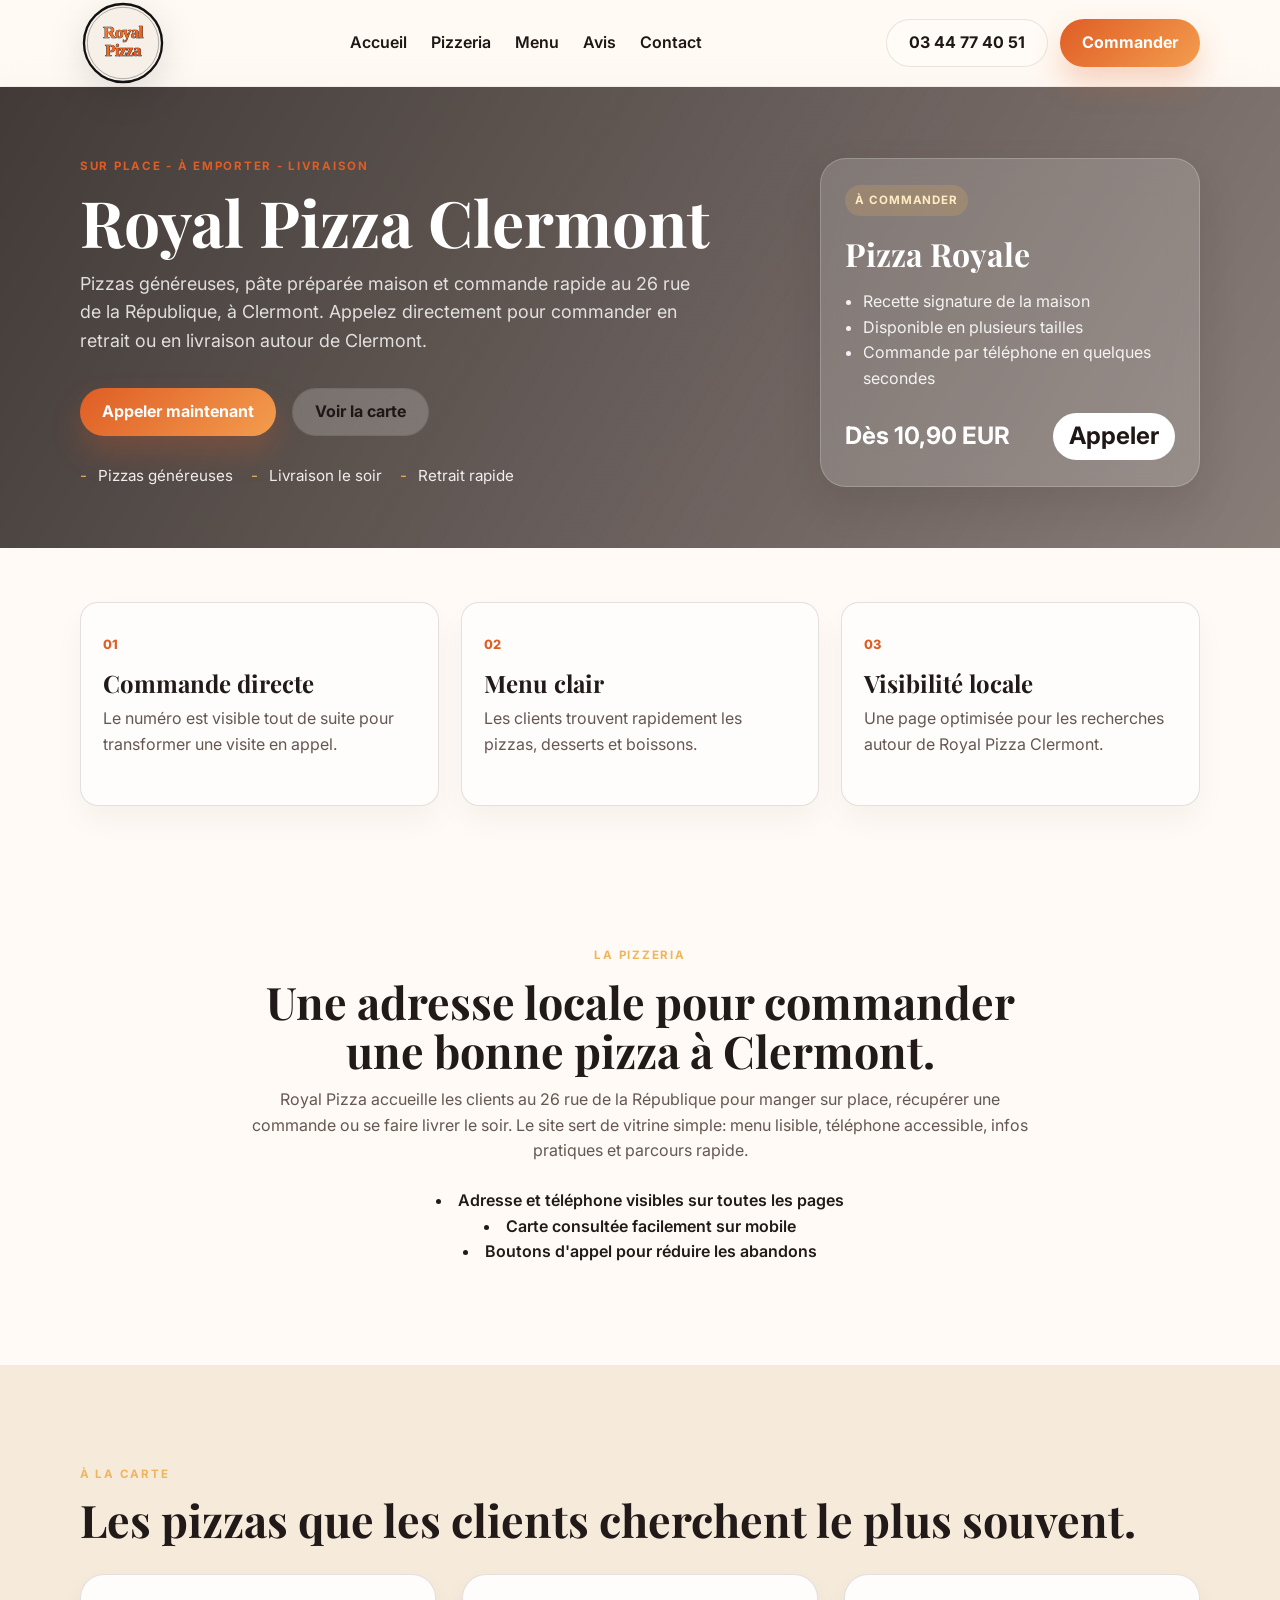
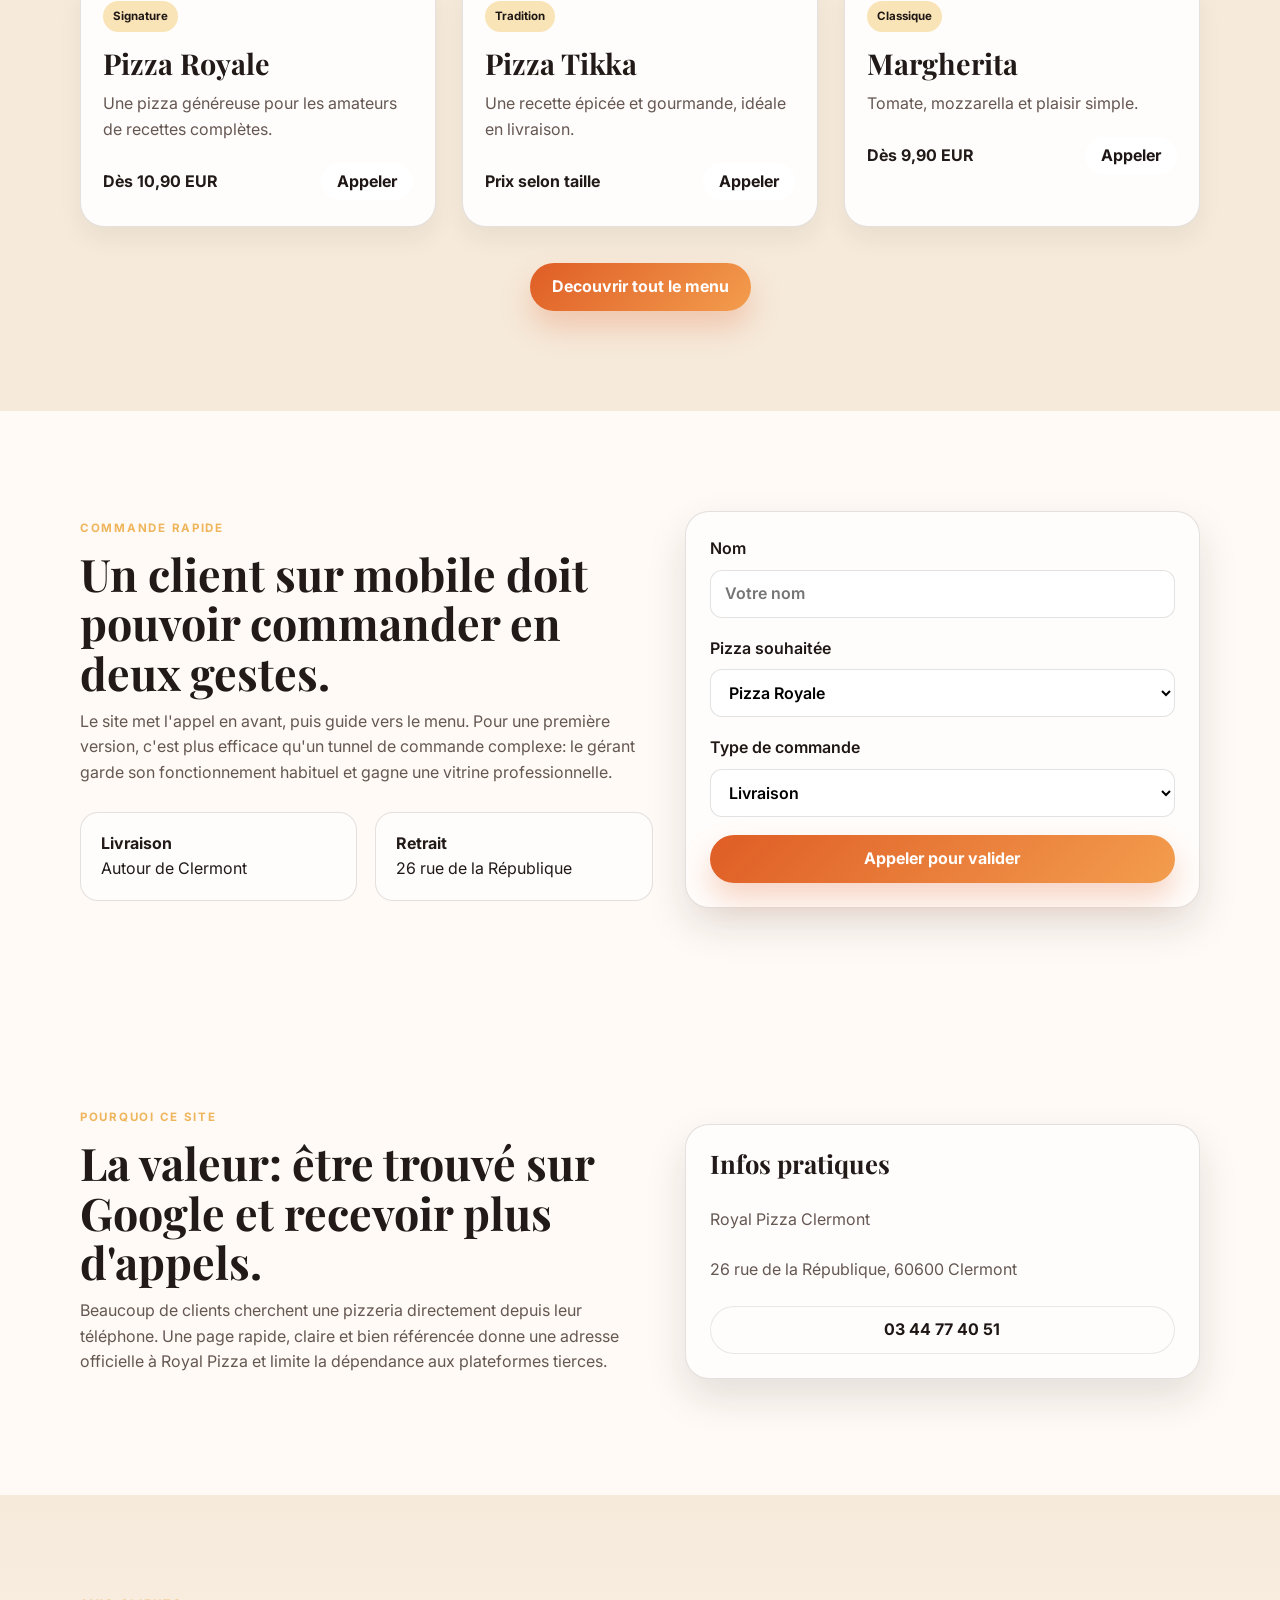
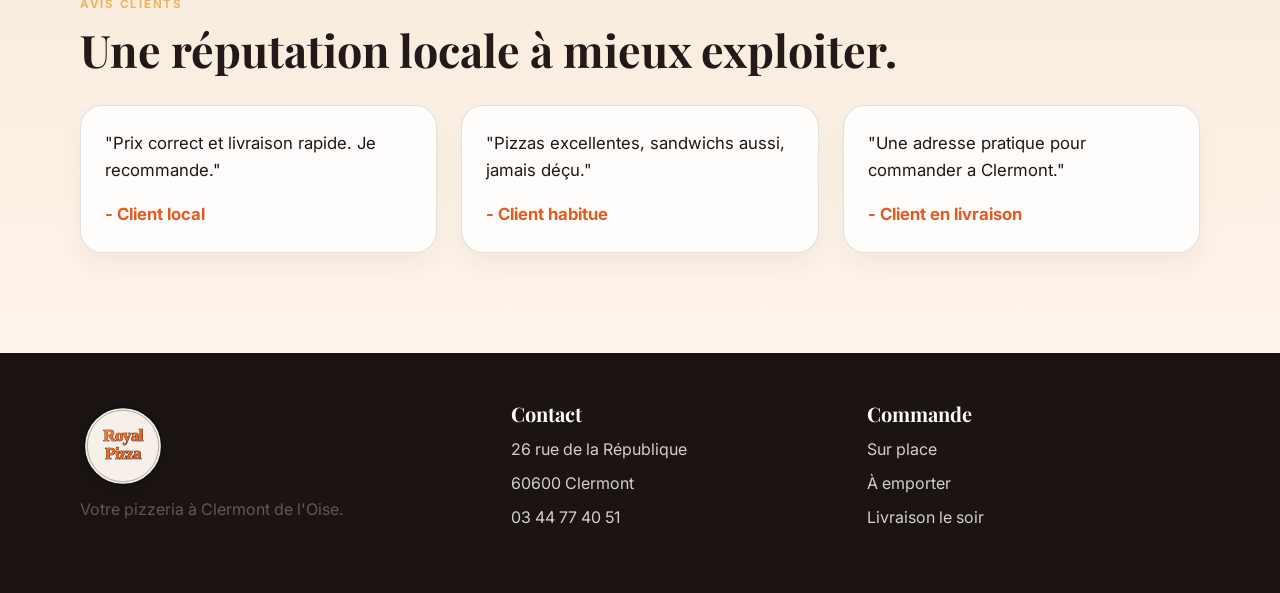
<file: index.html>
<!DOCTYPE html>
<html lang="fr">
  <head>
    <meta charset="UTF-8" />
    <meta name="viewport" content="width=device-width, initial-scale=1.0" />
    <meta
      name="description"
      content="Royal Pizza Clermont de l'Oise - pizzeria, livraison, retrait et commande par téléphone."
    />
    <title>Royal Pizza Clermont | Pizzas, livraison et retrait</title>
    <link rel="preconnect" href="https://fonts.googleapis.com" />
    <link rel="preconnect" href="https://fonts.gstatic.com" crossorigin />
    <link
      href="https://fonts.googleapis.com/css2?family=Playfair+Display:wght@600;700;800&family=Inter:wght@400;500;600;700&display=swap"
      rel="stylesheet"
    />
    <link rel="stylesheet" href="styles.css" />
  </head>
  <body>
    <header class="topbar">
      <div class="container nav">
        <a href="index.html" class="logo" aria-label="Accueil Royal Pizza">
          <img src="assets/royal-pizza-logo.svg" alt="Royal Pizza" class="brand-badge" />
        </a>
        <nav class="main-nav" aria-label="Navigation principale">
          <a href="#accueil">Accueil</a>
          <a href="#a-propos">Pizzeria</a>
          <a href="menu.html">Menu</a>
          <a href="#avis">Avis</a>
          <a href="#contact">Contact</a>
        </nav>
        <div class="nav-actions">
          <a href="tel:+33344774051" class="btn btn-light">03 44 77 40 51</a>
          <a href="#commande" class="btn btn-primary">Commander</a>
        </div>
      </div>
    </header>

    <main>
      <section id="accueil" class="hero">
        <div class="container hero-grid">
          <div class="hero-copy">
            <p class="eyebrow">Sur place - À emporter - Livraison</p>
            <h1>Royal Pizza Clermont</h1>
            <p class="lead">
              Pizzas généreuses, pâte préparée maison et commande rapide au 26 rue de la
              République, à Clermont. Appelez directement pour commander en retrait ou en
              livraison autour de Clermont.
            </p>
            <div class="hero-actions">
              <a href="tel:+33344774051" class="btn btn-primary">Appeler maintenant</a>
              <a href="menu.html" class="btn btn-secondary">Voir la carte</a>
            </div>
            <ul class="hero-highlights" aria-label="Points forts">
              <li>Pizzas généreuses</li>
              <li>Livraison le soir</li>
              <li>Retrait rapide</li>
            </ul>
          </div>
          <div class="hero-card" aria-label="Suggestion du moment">
            <div class="pizza-box">
              <span class="badge">À commander</span>
              <h3>Pizza Royale</h3>
              <ul>
                <li>Recette signature de la maison</li>
                <li>Disponible en plusieurs tailles</li>
                <li>Commande par téléphone en quelques secondes</li>
              </ul>
              <div class="price-row">
                <strong>Dès 10,90 EUR</strong>
                <a class="mini-btn" href="tel:+33344774051" data-product="Pizza Royale">Appeler</a>
              </div>
            </div>
          </div>
        </div>
      </section>

      <section class="features container">
        <article>
          <span>01</span>
          <h3>Commande directe</h3>
          <p>Le numéro est visible tout de suite pour transformer une visite en appel.</p>
        </article>
        <article>
          <span>02</span>
          <h3>Menu clair</h3>
          <p>Les clients trouvent rapidement les pizzas, desserts et boissons.</p>
        </article>
        <article>
          <span>03</span>
          <h3>Visibilité locale</h3>
          <p>Une page optimisée pour les recherches autour de Royal Pizza Clermont.</p>
        </article>
      </section>

      <section id="a-propos" class="about container section-block">
        <div class="about-copy">
          <p class="eyebrow accent">La pizzeria</p>
          <h2>Une adresse locale pour commander une bonne pizza à Clermont.</h2>
          <p>
            Royal Pizza accueille les clients au 26 rue de la République pour manger sur
            place, récupérer une commande ou se faire livrer le soir. Le site sert de vitrine
            simple: menu lisible, téléphone accessible, infos pratiques et parcours rapide.
          </p>
          <ul>
            <li>Adresse et téléphone visibles sur toutes les pages</li>
            <li>Carte consultée facilement sur mobile</li>
            <li>Boutons d'appel pour réduire les abandons</li>
          </ul>
        </div>
      </section>

      <section id="seo" class="menu-preview section-block">
        <div class="container">
          <div class="section-heading">
            <p class="eyebrow accent">À la carte</p>
            <h2>Les pizzas que les clients cherchent le plus souvent.</h2>
          </div>

          <div class="menu-grid">
            <article class="menu-card">
              <div class="card-tag">Signature</div>
              <h3>Pizza Royale</h3>
              <p>Une pizza généreuse pour les amateurs de recettes complètes.</p>
              <div class="meta">
                <span>Dès 10,90 EUR</span>
                <a class="mini-btn" href="tel:+33344774051" data-product="Pizza Royale">Appeler</a>
              </div>
            </article>

            <article class="menu-card">
              <div class="card-tag">Tradition</div>
              <h3>Pizza Tikka</h3>
              <p>Une recette épicée et gourmande, idéale en livraison.</p>
              <div class="meta">
                <span>Prix selon taille</span>
                <a class="mini-btn" href="tel:+33344774051" data-product="Pizza Tikka">Appeler</a>
              </div>
            </article>

            <article class="menu-card">
              <div class="card-tag">Classique</div>
              <h3>Margherita</h3>
              <p>Tomate, mozzarella et plaisir simple.</p>
              <div class="meta">
                <span>Dès 9,90 EUR</span>
                <a class="mini-btn" href="tel:+33344774051" data-product="Margherita">Appeler</a>
              </div>
            </article>
          </div>

          <div class="center-cta">
            <a href="menu.html" class="btn btn-primary">Decouvrir tout le menu</a>
          </div>
        </div>
      </section>

      <section id="commande" class="order section-block">
        <div class="container order-grid">
          <div>
            <p class="eyebrow accent">Commande rapide</p>
            <h2>Un client sur mobile doit pouvoir commander en deux gestes.</h2>
            <p>
              Le site met l'appel en avant, puis guide vers le menu. Pour une première version,
              c'est plus efficace qu'un tunnel de commande complexe: le gérant garde son
              fonctionnement habituel et gagne une vitrine professionnelle.
            </p>
            <div class="order-panels">
              <div>
                <strong>Livraison</strong>
                <span>Autour de Clermont</span>
              </div>
              <div>
                <strong>Retrait</strong>
                <span>26 rue de la République</span>
              </div>
            </div>
          </div>

          <form class="booking-card" aria-label="Preparation de commande">
            <label>
              Nom
              <input type="text" placeholder="Votre nom" />
            </label>
            <label>
              Pizza souhaitée
              <select>
                <option>Pizza Royale</option>
                <option>Pizza Tikka</option>
                <option>Margherita</option>
                <option>Reine</option>
              </select>
            </label>
            <label>
              Type de commande
              <select>
                <option>Livraison</option>
                <option>À emporter</option>
              </select>
            </label>
            <a href="tel:+33344774051" class="btn btn-primary full">Appeler pour valider</a>
          </form>
        </div>
      </section>

      <section id="reservation" class="reservation section-block">
        <div class="container reservation-grid">
          <div class="reservation-copy">
            <p class="eyebrow accent">Pourquoi ce site</p>
            <h2>La valeur: être trouvé sur Google et recevoir plus d'appels.</h2>
            <p>
              Beaucoup de clients cherchent une pizzeria directement depuis leur téléphone.
              Une page rapide, claire et bien référencée donne une adresse officielle à Royal
              Pizza et limite la dépendance aux plateformes tierces.
            </p>
          </div>

          <div class="booking-card contact-card">
            <h3>Infos pratiques</h3>
            <p>Royal Pizza Clermont</p>
            <p>26 rue de la République, 60600 Clermont</p>
            <a href="tel:+33344774051" class="btn btn-secondary full">03 44 77 40 51</a>
          </div>
        </div>
      </section>

      <section id="avis" class="reviews section-block">
        <div class="container">
          <div class="section-heading">
            <p class="eyebrow accent">Avis clients</p>
            <h2>Une réputation locale à mieux exploiter.</h2>
          </div>
          <div class="review-grid">
            <blockquote>
              "Prix correct et livraison rapide. Je recommande."
              <footer>- Client local</footer>
            </blockquote>
            <blockquote>
              "Pizzas excellentes, sandwichs aussi, jamais déçu."
              <footer>- Client habitue</footer>
            </blockquote>
            <blockquote>
              "Une adresse pratique pour commander a Clermont."
              <footer>- Client en livraison</footer>
            </blockquote>
          </div>
        </div>
      </section>
    </main>

    <footer id="contact" class="site-footer">
      <div class="container footer-grid">
        <div>
          <a href="index.html" class="logo footer-logo" aria-label="Accueil Royal Pizza">
            <img src="assets/royal-pizza-logo.svg" alt="Royal Pizza" class="brand-badge" />
          </a>
          <p>Votre pizzeria à Clermont de l'Oise.</p>
        </div>

        <div>
          <h4>Contact</h4>
          <ul>
            <li>26 rue de la République</li>
            <li>60600 Clermont</li>
            <li><a href="tel:+33344774051">03 44 77 40 51</a></li>
          </ul>
        </div>

        <div>
          <h4>Commande</h4>
          <ul>
            <li>Sur place</li>
            <li>À emporter</li>
            <li>Livraison le soir</li>
          </ul>
        </div>
      </div>
    </footer>

    <div id="toast" class="toast" aria-live="polite">Commande préparée</div>
    <script src="script.js"></script>
  </body>
</html>
</file>
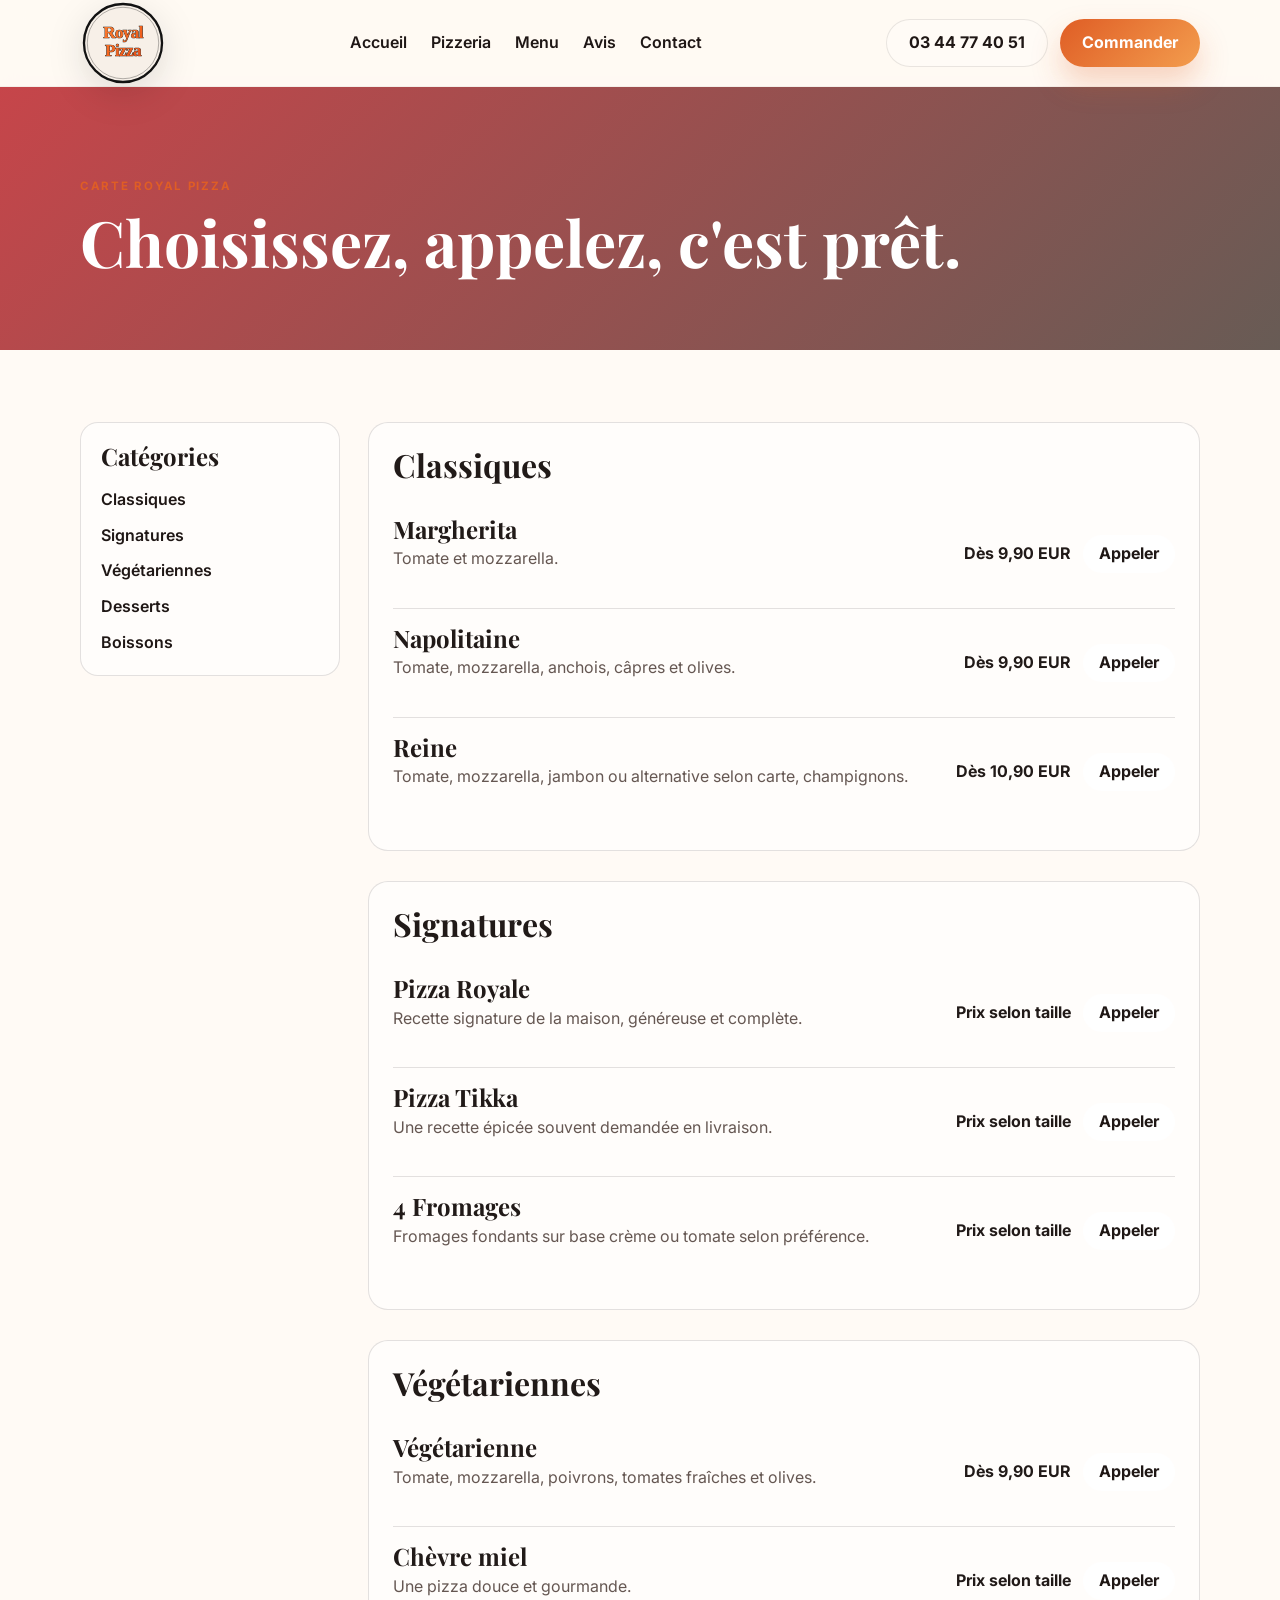
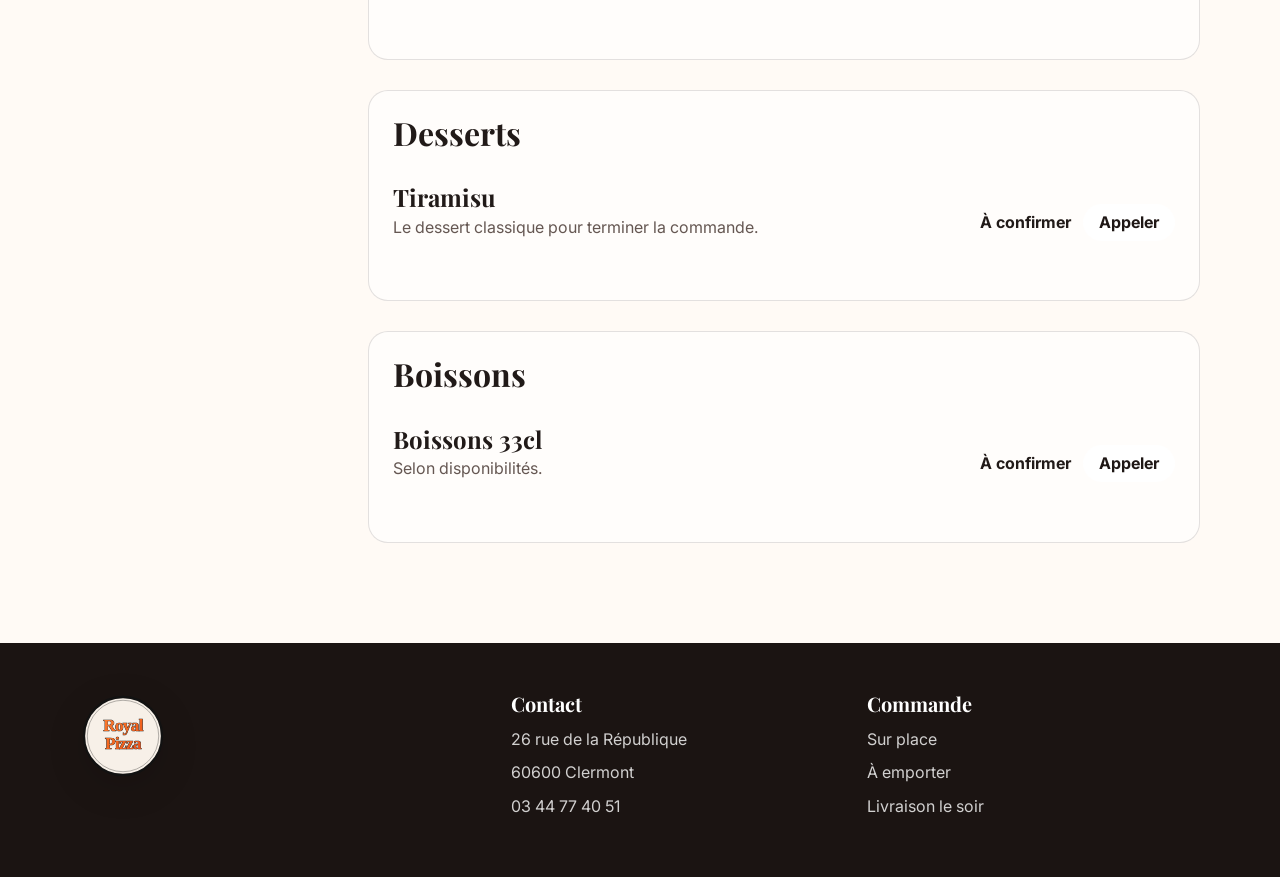
<file: menu.html>
<!DOCTYPE html>
<html lang="fr">
  <head>
    <meta charset="UTF-8" />
    <meta name="viewport" content="width=device-width, initial-scale=1.0" />
    <title>Menu | Royal Pizza Clermont</title>
    <link rel="preconnect" href="https://fonts.googleapis.com" />
    <link rel="preconnect" href="https://fonts.gstatic.com" crossorigin />
    <link
      href="https://fonts.googleapis.com/css2?family=Playfair+Display:wght@600;700;800&family=Inter:wght@400;500;600;700&display=swap"
      rel="stylesheet"
    />
    <link rel="stylesheet" href="styles.css" />
  </head>
  <body class="page-menu">
    <header class="topbar topbar-light">
      <div class="container nav">
        <a href="index.html" class="logo" aria-label="Accueil Royal Pizza">
          <img src="assets/royal-pizza-logo.svg" alt="Royal Pizza" class="brand-badge" />
        </a>
        <nav class="main-nav" aria-label="Navigation principale">
          <a href="index.html">Accueil</a>
          <a href="index.html#a-propos">Pizzeria</a>
          <a href="menu.html">Menu</a>
          <a href="index.html#avis">Avis</a>
          <a href="index.html#contact">Contact</a>
        </nav>
        <div class="nav-actions">
          <a href="tel:+33344774051" class="btn btn-light">03 44 77 40 51</a>
          <a href="index.html#commande" class="btn btn-primary">Commander</a>
        </div>
      </div>
    </header>

    <main class="menu-page">
      <section class="page-hero small-hero">
        <div class="container">
          <p class="eyebrow">Carte Royal Pizza</p>
          <h1>Choisissez, appelez, c'est prêt.</h1>
        </div>
      </section>

      <section class="container menu-page-content">
        <div class="menu-layout">
          <aside class="menu-categories">
            <h3>Catégories</h3>
            <ul>
              <li><a href="#classiques">Classiques</a></li>
              <li><a href="#signatures">Signatures</a></li>
              <li><a href="#veggie">Végétariennes</a></li>
              <li><a href="#desserts">Desserts</a></li>
              <li><a href="#boissons">Boissons</a></li>
            </ul>
          </aside>

          <div class="menu-list">
            <div id="classiques" class="menu-section">
              <h2>Classiques</h2>
              <article class="menu-item">
                <div>
                  <h3>Margherita</h3>
                  <p>Tomate et mozzarella.</p>
                </div>
                <div class="item-meta">
                  <strong>Dès 9,90 EUR</strong>
                  <a class="mini-btn" href="tel:+33344774051" data-product="Margherita">Appeler</a>
                </div>
              </article>
              <article class="menu-item">
                <div>
                  <h3>Napolitaine</h3>
                  <p>Tomate, mozzarella, anchois, câpres et olives.</p>
                </div>
                <div class="item-meta">
                  <strong>Dès 9,90 EUR</strong>
                  <a class="mini-btn" href="tel:+33344774051" data-product="Napolitaine">Appeler</a>
                </div>
              </article>
              <article class="menu-item">
                <div>
                  <h3>Reine</h3>
                  <p>Tomate, mozzarella, jambon ou alternative selon carte, champignons.</p>
                </div>
                <div class="item-meta">
                  <strong>Dès 10,90 EUR</strong>
                  <a class="mini-btn" href="tel:+33344774051" data-product="Reine">Appeler</a>
                </div>
              </article>
            </div>

            <div id="signatures" class="menu-section">
              <h2>Signatures</h2>
              <article class="menu-item">
                <div>
                  <h3>Pizza Royale</h3>
                  <p>Recette signature de la maison, généreuse et complète.</p>
                </div>
                <div class="item-meta">
                  <strong>Prix selon taille</strong>
                  <a class="mini-btn" href="tel:+33344774051" data-product="Pizza Royale">Appeler</a>
                </div>
              </article>
              <article class="menu-item">
                <div>
                  <h3>Pizza Tikka</h3>
                  <p>Une recette épicée souvent demandée en livraison.</p>
                </div>
                <div class="item-meta">
                  <strong>Prix selon taille</strong>
                  <a class="mini-btn" href="tel:+33344774051" data-product="Pizza Tikka">Appeler</a>
                </div>
              </article>
              <article class="menu-item">
                <div>
                  <h3>4 Fromages</h3>
                  <p>Fromages fondants sur base crème ou tomate selon préférence.</p>
                </div>
                <div class="item-meta">
                  <strong>Prix selon taille</strong>
                  <a class="mini-btn" href="tel:+33344774051" data-product="4 Fromages">Appeler</a>
                </div>
              </article>
            </div>

            <div id="veggie" class="menu-section">
              <h2>Végétariennes</h2>
              <article class="menu-item">
                <div>
                  <h3>Végétarienne</h3>
                  <p>Tomate, mozzarella, poivrons, tomates fraîches et olives.</p>
                </div>
                <div class="item-meta">
                  <strong>Dès 9,90 EUR</strong>
                  <a class="mini-btn" href="tel:+33344774051" data-product="Végétarienne">Appeler</a>
                </div>
              </article>
              <article class="menu-item">
                <div>
                  <h3>Chèvre miel</h3>
                  <p>Une pizza douce et gourmande.</p>
                </div>
                <div class="item-meta">
                  <strong>Prix selon taille</strong>
                  <a class="mini-btn" href="tel:+33344774051" data-product="Chèvre miel">Appeler</a>
                </div>
              </article>
            </div>

            <div id="desserts" class="menu-section">
              <h2>Desserts</h2>
              <article class="menu-item">
                <div>
                  <h3>Tiramisu</h3>
                  <p>Le dessert classique pour terminer la commande.</p>
                </div>
                <div class="item-meta">
                  <strong>À confirmer</strong>
                  <a class="mini-btn" href="tel:+33344774051" data-product="Tiramisu">Appeler</a>
                </div>
              </article>
            </div>

            <div id="boissons" class="menu-section">
              <h2>Boissons</h2>
              <article class="menu-item">
                <div>
                  <h3>Boissons 33cl</h3>
                  <p>Selon disponibilités.</p>
                </div>
                <div class="item-meta">
                  <strong>À confirmer</strong>
                  <a class="mini-btn" href="tel:+33344774051" data-product="Boisson">Appeler</a>
                </div>
              </article>
            </div>
          </div>
        </div>
      </section>
    </main>

    <footer class="site-footer">
      <div class="container footer-grid">
        <div>
          <a href="index.html" class="logo footer-logo" aria-label="Accueil Royal Pizza">
            <img src="assets/royal-pizza-logo.svg" alt="Royal Pizza" class="brand-badge" />
          </a>
        </div>
        <div>
          <h4>Contact</h4>
          <ul>
            <li>26 rue de la République</li>
            <li>60600 Clermont</li>
            <li><a href="tel:+33344774051">03 44 77 40 51</a></li>
          </ul>
        </div>
        <div>
          <h4>Commande</h4>
          <ul>
            <li>Sur place</li>
            <li>À emporter</li>
            <li>Livraison le soir</li>
          </ul>
        </div>
      </div>
    </footer>

    <div id="toast" class="toast" aria-live="polite">Appel en préparation</div>
    <script src="script.js"></script>
  </body>
</html>
</file>
<file: styles.css>
﻿:root {
  --bg: #fffaf5;
  --bg-soft: #f6eadb;
  --card: #fffdfb;
  --card-alt: #f4dcbf;
  --primary: #df5d25;
  --primary-dark: #b9481b;
  --secondary: #1f1715;
  --gold: #efb55c;
  --olive: #556b42;
  --text: #211a18;
  --muted: #655752;
  --line: rgba(31, 23, 21, 0.12);
  --shadow: 0 18px 40px rgba(31, 23, 21, 0.12);
}

* {
  box-sizing: border-box;
}

html {
  scroll-behavior: smooth;
}

body {
  margin: 0;
  font-family: "Inter", sans-serif;
  background: var(--bg);
  color: var(--text);
  line-height: 1.6;
}

a {
  text-decoration: none;
  color: inherit;
}

img {
  max-width: 100%;
  display: block;
}

button,
input,
select {
  font: inherit;
}

.container {
  width: min(1120px, calc(100% - 32px));
  margin: 0 auto;
}

.section-block {
  padding: 100px 0;
}

.eyebrow {
  margin: 0 0 12px;
  text-transform: uppercase;
  letter-spacing: 0.15em;
  font-weight: 700;
  font-size: 0.72rem;
  color: var(--primary);
}

.eyebrow.accent {
  color: var(--gold);
}

h1,
h2,
h3,
h4 {
  margin: 0 0 12px;
  font-family: "Playfair Display", serif;
  line-height: 1.1;
}

h1 {
  font-size: 4rem;
  letter-spacing: 0;
}

h2 {
  font-size: 2.8rem;
  letter-spacing: 0;
}

p {
  margin: 0 0 20px;
  color: var(--muted);
}

.topbar {
  position: sticky;
  top: 0;
  z-index: 20;
  background: rgba(255, 250, 243, 0.7);
  backdrop-filter: blur(12px);
  border-bottom: 1px solid rgba(45, 30, 23, 0.05);
}

.nav {
  display: flex;
  align-items: center;
  justify-content: space-between;
  min-height: 74px;
  gap: 20px;
}

.logo {
  display: inline-flex;
  align-items: center;
  gap: 12px;
}

.brand-badge {
  width: 86px;
  height: 86px;
  object-fit: contain;
  display: block;
  filter: drop-shadow(0 10px 18px rgba(0, 0, 0, 0.12));
}

.logo-text {
  display: flex;
  flex-direction: column;
  line-height: 1;
}

.logo-text strong {
  font-family: "Playfair Display", serif;
  font-size: 1.35rem;
  color: var(--secondary);
}

.logo-text small {
  text-transform: uppercase;
  font-size: 0.62rem;
  letter-spacing: 0.22em;
  color: var(--muted);
}

.main-nav {
  display: flex;
  align-items: center;
  gap: 24px;
  color: var(--secondary);
  font-weight: 600;
}

.main-nav a {
  position: relative;
}

.main-nav a::after {
  content: "";
  position: absolute;
  left: 0;
  bottom: -8px;
  width: 0;
  height: 2px;
  background: var(--primary);
  transition: width 0.2s ease;
}

.main-nav a:hover::after {
  width: 100%;
}

.nav-actions {
  display: flex;
  align-items: center;
  gap: 12px;
}

.btn {
  display: inline-flex;
  align-items: center;
  justify-content: center;
  min-height: 48px;
  padding: 0 22px;
  border-radius: 999px;
  border: none;
  font-weight: 700;
  cursor: pointer;
  transition: 0.2s ease;
}

.btn:hover {
  transform: translateY(-1px);
}

.btn-primary {
  background: linear-gradient(135deg, var(--primary), #f39d4e);
  color: white;
  box-shadow: 0 16px 30px rgba(223, 93, 37, 0.25);
}

.btn-secondary,
.btn-light {
  background: rgba(255, 255, 255, 0.2);
  color: var(--secondary);
  border: 1px solid rgba(45, 30, 23, 0.1);
}

.hero {
  position: relative;
  padding: 70px 0 60px;
  background:
    linear-gradient(120deg, rgba(24, 16, 14, 0.82), rgba(40, 22, 17, 0.55)),
    url("https://images.unsplash.com/photo-1513104890138-7c749659a591?auto=format&fit=crop&w=1400&q=80")
      center/cover no-repeat;
  color: white;
}

.hero-grid {
  display: grid;
  grid-template-columns: 1.3fr 0.8fr;
  align-items: center;
  gap: 40px;
}

.hero-copy .lead {
  max-width: 620px;
  color: rgba(255, 255, 255, 0.82);
  font-size: 1.12rem;
}

.hero-actions {
  display: flex;
  gap: 16px;
  margin: 32px 0 28px;
  flex-wrap: wrap;
}

.hero-highlights {
  list-style: none;
  display: flex;
  gap: 18px;
  flex-wrap: wrap;
  padding: 0;
  margin: 0;
  color: rgba(255, 255, 255, 0.9);
  font-size: 0.95rem;
}

.hero-highlights li {
  position: relative;
  padding-left: 18px;
}

.hero-highlights li::before {
  content: "-";
  position: absolute;
  left: 0;
  top: 0;
  color: var(--gold);
}

.hero-card {
  display: flex;
  justify-content: flex-end;
}

.pizza-box {
  width: min(380px, 100%);
  background: rgba(255, 255, 255, 0.16);
  border: 1px solid rgba(255, 255, 255, 0.2);
  backdrop-filter: blur(15px);
  border-radius: 26px;
  padding: 26px 24px;
  box-shadow: var(--shadow);
}

.badge {
  display: inline-block;
  background: rgba(239, 181, 92, 0.2);
  color: #ffebc3;
  border-radius: 999px;
  padding: 6px 10px;
  font-size: 0.72rem;
  text-transform: uppercase;
  letter-spacing: 0.08em;
  font-weight: 700;
}

.pizza-box h3 {
  margin-top: 20px;
  font-size: 2rem;
}

.pizza-box ul {
  margin: 18px 0 22px;
  padding-left: 18px;
  color: rgba(255, 255, 255, 0.9);
}

.price-row {
  display: flex;
  justify-content: space-between;
  align-items: center;
  gap: 12px;
  font-size: 1.5rem;
  font-weight: 800;
}

.mini-btn {
  display: inline-flex;
  align-items: center;
  justify-content: center;
  background: #fff;
  color: var(--secondary);
  border: none;
  border-radius: 999px;
  padding: 10px 16px;
  font-weight: 700;
  cursor: pointer;
  line-height: 1.1;
  text-align: center;
}

.features {
  display: grid;
  grid-template-columns: repeat(3, minmax(0, 1fr));
  gap: 22px;
  padding-top: 54px;
  padding-bottom: 40px;
}

.features article {
  background: var(--card);
  border: 1px solid var(--line);
  border-radius: 18px;
  padding: 28px 22px;
  box-shadow: 0 15px 30px rgba(45, 30, 23, 0.04);
}

.features span {
  display: inline-block;
  margin-bottom: 14px;
  font-size: 0.8rem;
  color: var(--primary);
  font-weight: 800;
}

.features h3 {
  margin-bottom: 10px;
  font-size: 1.5rem;
}

.about {
  display: grid;
  grid-template-columns: minmax(0, 780px);
  gap: 54px;
  align-items: center;
  justify-content: center;
}

.about-copy {
  text-align: center;
}

.about-copy ul {
  margin: 24px 0 0;
  padding: 0;
  list-style-position: inside;
  color: var(--text);
  font-weight: 600;
}

.menu-preview {
  background: var(--bg-soft);
}

.section-heading {
  margin-bottom: 30px;
}

.menu-grid {
  display: grid;
  grid-template-columns: repeat(3, minmax(0, 1fr));
  gap: 26px;
}

.menu-card {
  background: var(--card);
  border-radius: 24px;
  padding: 26px 22px;
  border: 1px solid var(--line);
  box-shadow: 0 12px 24px rgba(35, 27, 23, 0.06);
}

.card-tag {
  display: inline-block;
  background: #f9e4b7;
  color: var(--secondary);
  border-radius: 999px;
  padding: 6px 10px;
  font-size: 0.72rem;
  font-weight: 700;
  margin-bottom: 16px;
}

.menu-card h3 {
  font-size: 1.8rem;
}

.meta {
  display: flex;
  justify-content: space-between;
  align-items: center;
  gap: 12px;
  margin-top: 20px;
  font-weight: 700;
}

.center-cta {
  display: flex;
  justify-content: center;
  margin-top: 36px;
}

.order-grid,
.reservation-grid {
  display: grid;
  grid-template-columns: 1fr 0.9fr;
  gap: 32px;
  align-items: center;
}

.order-panels {
  display: grid;
  grid-template-columns: repeat(2, minmax(0, 1fr));
  gap: 18px;
  margin-top: 26px;
}

.order-panels div {
  background: var(--card);
  border: 1px solid var(--line);
  border-radius: 18px;
  padding: 18px 20px;
}

.order-panels strong,
.order-panels span {
  display: block;
}

.booking-card {
  background: var(--card);
  border: 1px solid var(--line);
  box-shadow: var(--shadow);
  border-radius: 24px;
  padding: 24px;
  display: grid;
  gap: 18px;
}

.booking-card label {
  display: grid;
  gap: 8px;
  color: var(--secondary);
  font-weight: 600;
}

.booking-card input,
.booking-card select {
  width: 100%;
  min-height: 48px;
  border: 1px solid var(--line);
  border-radius: 12px;
  padding: 0 14px;
  background: #fff;
}

.contact-card h3 {
  font-size: 1.6rem;
}

.contact-card p {
  margin-bottom: 6px;
}

.full {
  width: 100%;
}

.reviews {
  background: linear-gradient(180deg, var(--bg-soft), #fff5eb);
}

.review-grid {
  display: grid;
  grid-template-columns: repeat(3, minmax(0, 1fr));
  gap: 24px;
}

.review-grid blockquote {
  margin: 0;
  background: var(--card);
  border: 1px solid var(--line);
  border-radius: 22px;
  padding: 24px;
  font-size: 1.05rem;
  color: var(--secondary);
  box-shadow: 0 14px 26px rgba(45, 30, 23, 0.05);
}

.review-grid footer {
  margin-top: 18px;
  color: var(--primary);
  font-weight: 700;
}

.site-footer {
  background: #1b1412;
  color: rgba(255, 255, 255, 0.8);
  padding: 50px 0;
}

.footer-grid {
  display: grid;
  grid-template-columns: 1.1fr 0.9fr 0.9fr;
  gap: 24px;
}

.site-footer h4 {
  color: white;
  font-size: 1.25rem;
}

.site-footer ul {
  list-style: none;
  padding: 0;
  margin: 0;
}

.site-footer li {
  margin-bottom: 8px;
}

.footer-logo .logo-text strong,
.footer-logo .logo-text small {
  color: white;
}

.page-menu .topbar-light {
  background: rgba(255, 250, 243, 0.9);
}

.small-hero {
  background: linear-gradient(135deg, rgba(184, 24, 31, 0.8), rgba(45, 30, 23, 0.72));
  color: white;
  padding: 90px 0 60px;
}

.menu-page-content {
  padding: 72px 0 100px;
}

.menu-layout {
  display: grid;
  grid-template-columns: 260px 1fr;
  gap: 28px;
  align-items: start;
}

.menu-categories {
  position: sticky;
  top: 100px;
  background: var(--card);
  border: 1px solid var(--line);
  border-radius: 18px;
  padding: 20px;
}

.menu-categories h3 {
  margin-bottom: 18px;
  font-size: 1.5rem;
}

.menu-categories ul {
  list-style: none;
  padding: 0;
  margin: 0;
  display: grid;
  gap: 10px;
}

.menu-categories a {
  color: var(--secondary);
  font-weight: 600;
}

.menu-list {
  display: grid;
  gap: 30px;
}

.menu-section {
  background: var(--card);
  border: 1px solid var(--line);
  border-radius: 20px;
  padding: 24px;
}

.menu-section h2 {
  margin-bottom: 18px;
  font-size: 2rem;
}

.menu-item {
  display: flex;
  justify-content: space-between;
  align-items: center;
  gap: 16px;
  padding: 16px 0;
  border-bottom: 1px solid var(--line);
}

.menu-item:last-child {
  border-bottom: none;
}

.menu-item h3 {
  font-size: 1.5rem;
  margin-bottom: 4px;
}

.item-meta {
  display: flex;
  align-items: center;
  gap: 12px;
  white-space: nowrap;
}

.toast {
  position: fixed;
  right: 26px;
  bottom: 26px;
  background: #1b1412;
  color: white;
  padding: 12px 18px;
  border-radius: 999px;
  opacity: 0;
  transform: translateY(16px);
  pointer-events: none;
  transition: 0.3s ease;
  box-shadow: var(--shadow);
}

.toast.visible {
  opacity: 1;
  transform: translateY(0);
}

@media (max-width: 900px) {
  .main-nav {
    display: none;
  }

  .hero-grid,
  .about,
  .order-grid,
  .reservation-grid,
  .menu-layout,
  .footer-grid {
    grid-template-columns: 1fr;
  }

  .features,
  .menu-grid,
  .review-grid {
    grid-template-columns: 1fr;
  }

  .hero {
    padding-top: 52px;
  }

  .nav-actions {
    margin-left: auto;
  }
}

@media (max-width: 520px) {
  h1 {
    font-size: 3rem;
  }

  h2 {
    font-size: 2.2rem;
  }

  .btn {
    width: 100%;
  }

  .nav {
    flex-wrap: wrap;
    padding: 12px 0;
  }

  .nav-actions {
    width: 100%;
  }

  .hero-actions {
    flex-direction: column;
  }

  .item-meta,
  .meta,
  .price-row {
    flex-direction: column;
    align-items: flex-start;
  }
}


/* Mobile polish */
@media (max-width: 760px) {
  .container {
    width: min(100% - 24px, 520px);
  }

  .section-block {
    padding: 56px 0;
  }

  .topbar {
    position: static;
    background: #fffaf5;
  }

  .nav {
    min-height: auto;
    padding: 10px 0 12px;
    gap: 10px;
  }

  .brand-badge {
    width: 64px;
    height: 64px;
  }

  .nav-actions {
    display: grid;
    grid-template-columns: 1fr 1fr;
    width: 100%;
    gap: 8px;
  }

  .nav-actions .btn {
    min-height: 44px;
    padding: 0 12px;
    border-radius: 12px;
    font-size: 0.9rem;
    white-space: nowrap;
  }

  .hero {
    padding: 42px 0 38px;
    min-height: auto;
    background-position: center;
  }

  .hero-grid {
    gap: 28px;
  }

  .eyebrow {
    font-size: 0.68rem;
    line-height: 1.5;
    letter-spacing: 0.08em;
  }

  h1 {
    font-size: 2.65rem;
    line-height: 1.02;
  }

  h2 {
    font-size: 2rem;
    line-height: 1.08;
  }

  .hero-copy .lead {
    font-size: 1rem;
    line-height: 1.65;
  }

  .hero-actions {
    display: grid;
    grid-template-columns: 1fr;
    gap: 10px;
    margin: 24px 0 20px;
  }

  .btn {
    width: 100%;
    min-height: 48px;
    border-radius: 12px;
  }

  .hero-highlights {
    display: grid;
    grid-template-columns: 1fr;
    gap: 6px;
    font-size: 0.92rem;
  }

  .hero-card {
    justify-content: stretch;
  }

  .pizza-box {
    width: 100%;
    border-radius: 16px;
    padding: 20px;
  }

  .pizza-box h3 {
    font-size: 1.65rem;
  }

  .pizza-box ul {
    margin: 14px 0 18px;
  }

  .price-row {
    align-items: stretch;
    font-size: 1.2rem;
  }

  .mini-btn {
    width: 100%;
    min-height: 42px;
    border-radius: 12px;
  }

  .features {
    gap: 12px;
    padding-top: 24px;
    padding-bottom: 24px;
  }

  .features article,
  .menu-card,
  .booking-card,
  .review-grid blockquote,
  .menu-section,
  .menu-categories {
    border-radius: 14px;
  }

  .features article,
  .menu-card,
  .booking-card,
  .review-grid blockquote {
    padding: 20px;
  }

  .about,
  .about-copy {
    text-align: left;
  }

  .about-copy ul {
    list-style-position: outside;
    padding-left: 18px;
  }

  .menu-grid,
  .order-panels,
  .review-grid {
    gap: 14px;
  }

  .meta,
  .price-row,
  .item-meta {
    width: 100%;
    align-items: stretch;
    white-space: normal;
  }

  .order-panels {
    grid-template-columns: 1fr;
  }

  .booking-card input,
  .booking-card select {
    min-height: 46px;
    border-radius: 10px;
  }

  .small-hero {
    padding: 42px 0 36px;
  }

  .menu-page-content {
    padding: 28px 0 56px;
  }

  .menu-layout {
    gap: 18px;
  }

  .menu-categories {
    position: static;
    padding: 14px;
  }

  .menu-categories h3 {
    display: none;
  }

  .menu-categories ul {
    display: flex;
    gap: 8px;
    overflow-x: auto;
    padding-bottom: 4px;
    scroll-snap-type: x proximity;
  }

  .menu-categories li {
    flex: 0 0 auto;
    scroll-snap-align: start;
  }

  .menu-categories a {
    display: inline-flex;
    align-items: center;
    min-height: 38px;
    padding: 0 12px;
    border: 1px solid var(--line);
    border-radius: 999px;
    background: #fff;
    font-size: 0.9rem;
  }

  .menu-section {
    padding: 18px;
  }

  .menu-section h2 {
    font-size: 1.65rem;
  }

  .menu-item {
    display: grid;
    gap: 12px;
    align-items: start;
  }

  .menu-item h3 {
    font-size: 1.28rem;
  }

  .site-footer {
    padding: 36px 0;
  }

  .footer-grid {
    gap: 20px;
  }

  .toast {
    right: 12px;
    bottom: 12px;
    left: 12px;
    text-align: center;
    border-radius: 12px;
  }
}

@media (max-width: 380px) {
  .container {
    width: min(100% - 20px, 360px);
  }

  h1 {
    font-size: 2.3rem;
  }

  h2 {
    font-size: 1.8rem;
  }

  .nav-actions {
    grid-template-columns: 1fr;
  }

  .brand-badge {
    width: 58px;
    height: 58px;
  }
}

/* Header mobile: one compact, non-wrapping row */
@media (max-width: 760px) {
  .nav {
    display: grid;
    grid-template-columns: 64px minmax(0, 1fr);
    gap: 10px;
  }

  .nav-actions {
    grid-template-columns: minmax(0, 1fr) auto;
    width: auto;
    gap: 8px;
    margin-left: 0;
  }

  .nav-actions .btn {
    padding: 0 10px;
    font-size: 0.84rem;
    white-space: nowrap;
  }

  .nav-actions .btn-light {
    min-width: 0;
    letter-spacing: 0;
  }
}

@media (max-width: 380px) {
  .nav {
    grid-template-columns: 54px minmax(0, 1fr);
    gap: 8px;
  }

  .brand-badge {
    width: 54px;
    height: 54px;
  }

  .nav-actions {
    grid-template-columns: minmax(0, 1fr) auto;
    gap: 6px;
  }

  .nav-actions .btn {
    padding: 0 8px;
    font-size: 0.78rem;
  }
}
</file>
